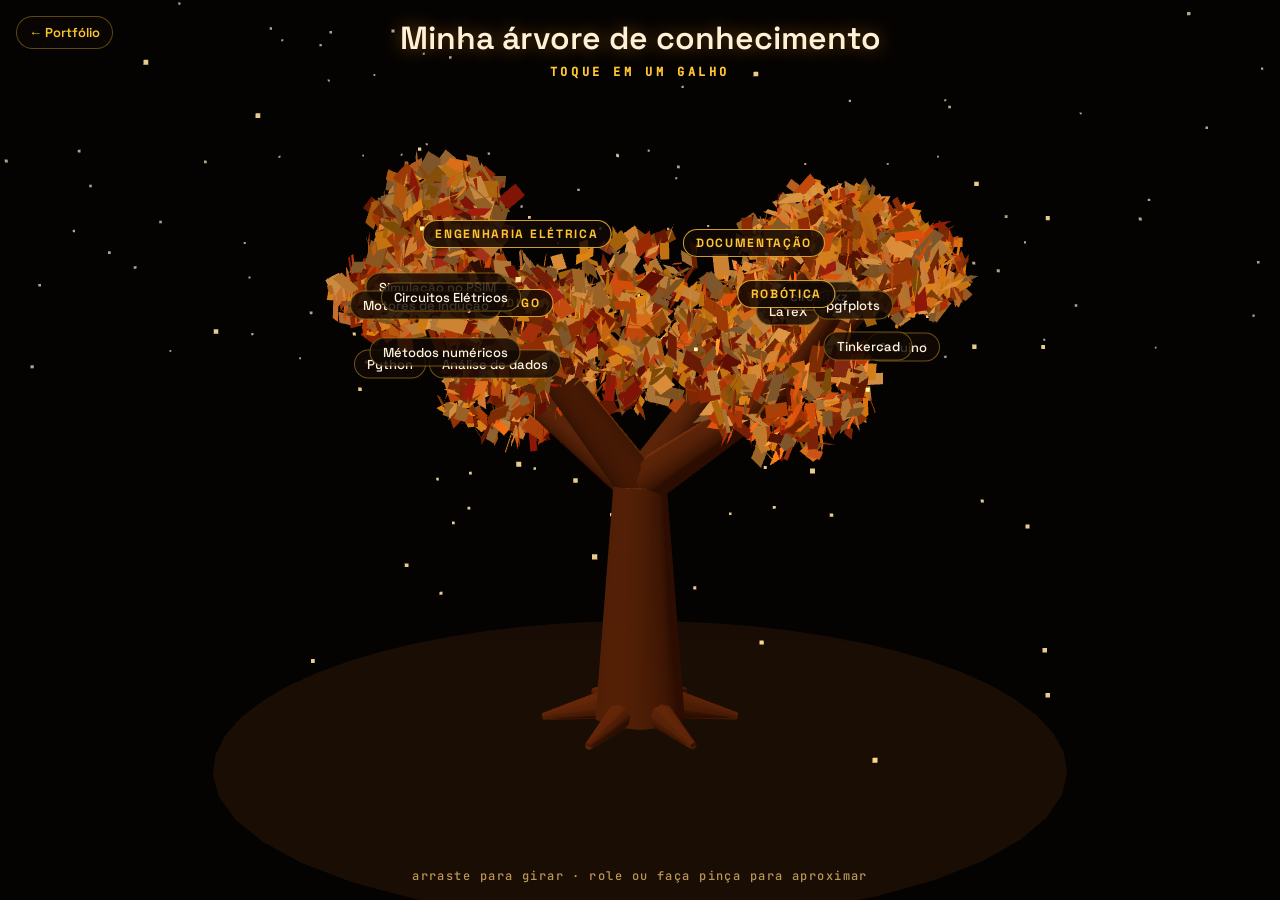
<file: docs/arvore.html>
<!doctype html>
<html lang="pt-BR">
<head>
<meta charset="utf-8">
<meta name="viewport" content="width=device-width,initial-scale=1">
<title>Árvore de conhecimento em 3D · Nicoly Canteiro</title>
<meta name="theme-color" content="#050302">
<link rel="stylesheet" href="fonts.css">
<style>
html,body{margin:0;height:100%;background:#050302;color:#FFC531;overflow:hidden;font-family:"Space Grotesk",system-ui,sans-serif}
#c{position:fixed;inset:0;width:100%;height:100%;display:block;cursor:grab}#c:active{cursor:grabbing}
.top{position:fixed;left:0;right:0;top:18px;text-align:center;pointer-events:none}
.top h1{margin:0;font:600 clamp(20px,3vw,32px) "Space Grotesk",sans-serif;color:#FFF1D6;text-shadow:0 0 18px rgba(255,160,40,.45)}
.top p{margin:6px 0 0;font:600 12px "JetBrains Mono",monospace;letter-spacing:.3em;color:#FFC531}
.back{position:fixed;left:16px;top:16px;font:600 13px "Space Grotesk",sans-serif;color:#FFC531;text-decoration:none;border:1px solid rgba(255,197,49,.35);padding:7px 12px;border-radius:999px;background:rgba(10,8,6,.6);z-index:5}
.hint{position:fixed;left:0;right:0;bottom:16px;text-align:center;font:500 12px "JetBrains Mono",monospace;color:rgba(255,210,122,.7);letter-spacing:.12em}
#labels{position:fixed;inset:0;pointer-events:none}
.tag{position:absolute;transform:translate(-50%,-50%);pointer-events:auto;cursor:pointer;white-space:nowrap;font:500 13px "Space Grotesk",sans-serif;color:#FFF3DF;background:rgba(18,9,4,.82);border:1px solid rgba(255,197,49,.4);border-radius:999px;padding:5px 12px;transition:transform .2s,box-shadow .2s;user-select:none}
.tag.cat{color:#FFC531;font-weight:700;letter-spacing:.14em;text-transform:uppercase;font-size:12px;border-color:rgba(255,197,49,.8)}
.tag:hover,.tag.on{box-shadow:0 0 16px rgba(255,160,40,.7);transform:translate(-50%,-50%) scale(1.08)}
.tag.hide{opacity:0;pointer-events:none}
#card{position:fixed;right:18px;bottom:52px;max-width:320px;background:rgba(18,9,4,.92);border:1px solid rgba(255,197,49,.5);border-radius:16px;padding:16px 18px;color:#FFF3DF;font:400 14px/1.45 "Space Grotesk",sans-serif;box-shadow:0 0 30px rgba(255,122,26,.25)}
#card[hidden]{display:none}#card h2{margin:0 0 6px;font-size:18px;color:#FFC531}#card small{display:block;margin-bottom:8px;color:#FFB070;letter-spacing:.12em;text-transform:uppercase;font-size:11px}
#card button{position:absolute;right:10px;top:8px;background:none;border:0;color:#FFC531;font-size:18px;cursor:pointer}
</style>
<script type="importmap">{ "imports": { "three": "./three.module.min.js", "three/addons/controls/OrbitControls.js": "./OrbitControls.js" } }</script>
</head>
<body>
<canvas id="c" aria-label="Árvore de conhecimento em 3D. Arraste para girar e toque nos galhos para ver cada conhecimento."></canvas>
<div id="labels"></div>
<a class="back" href="./">← Portfólio</a>
<div class="top"><h1>Minha árvore de conhecimento</h1><p>TOQUE EM UM GALHO</p></div>
<div id="card" hidden><button type="button" aria-label="Fechar">×</button><small id="ck"></small><h2 id="ct"></h2><p id="cd" style="margin:0"></p></div>
<div class="hint">arraste para girar · role ou faça pinça para aproximar</div>
<script type="module">
import * as THREE from 'three';
import { OrbitControls } from 'three/addons/controls/OrbitControls.js';
const DATA = [
 { name: 'Engenharia Elétrica', dir: [-1, .9, .35], items: [
   ['Circuitos Elétricos', 'Análise de circuitos RC e de corrente alternada, com medições feitas no laboratório do IFMT.'],
   ['Simulação no PSIM', 'Simulo os circuitos antes de montar, para conferir tensões e correntes.'],
   ['Motores de indução', 'Ensaios e cálculos com motores de indução nas aulas práticas.'] ] },
 { name: 'Documentação', dir: [1, .9, -.35], items: [
   ['LaTeX', 'Escrevo meus relatórios técnicos em LaTeX, no Overleaf.'],
   ['circuitikz', 'Desenho os esquemas dos circuitos direto no LaTeX.'],
   ['pgfplots', 'Gráficos dos dados medidos, gerados dentro do relatório.'] ] },
 { name: 'Código', dir: [-1, .35, -.6], items: [
   ['Python', 'Linguagem que uso para os métodos numéricos e a análise de dados.'],
   ['Métodos numéricos', 'Interpolação quadrática de Newton e outros métodos em notebooks Jupyter.'],
   ['Análise de dados', 'Pacote Office e Power BI para transformar números em decisões.'] ] },
 { name: 'Robótica', dir: [1, .35, .6], items: [
   ['Arduino', 'No projeto de extensão em robótica, dei uma aula prática de semáforo com Arduino.'],
   ['Tinkercad', 'Circuitos simulados no Tinkercad, do esquema ao protótipo virtual.'] ] }
];
const cv = document.getElementById('c');
const R = new THREE.WebGLRenderer({ canvas: cv, antialias: true });
R.setPixelRatio(Math.min(2, devicePixelRatio));
const scene = new THREE.Scene(); scene.background = new THREE.Color(0x050302);
scene.fog = new THREE.Fog(0x050302, 30, 70);
const cam = new THREE.PerspectiveCamera(45, 1, .1, 300); cam.position.set(0, 7, 24);
const ctl = new OrbitControls(cam, cv); ctl.enableDamping = true; ctl.target.set(0, 5, 0);
ctl.minDistance = 10; ctl.maxDistance = 40; ctl.autoRotate = true; ctl.autoRotateSpeed = .6; ctl.maxPolarAngle = Math.PI * .58;
scene.add(new THREE.AmbientLight(0xffd9b0, .55));
const sunL = new THREE.DirectionalLight(0xffc27a, 1.6); sunL.position.set(-8, 14, 10); scene.add(sunL);
const rim = new THREE.PointLight(0xff7a1a, 40, 0, 1.6); rim.position.set(0, 8, -6); scene.add(rim);

const barkMat = new THREE.MeshStandardMaterial({ color: 0x6B3410, roughness: .85, metalness: 0 });
function limb(a, b, r0, r1) {
  const d = new THREE.Vector3().subVectors(b, a), L = d.length();
  const g = new THREE.CylinderGeometry(r1, r0, L, 10, 1); g.translate(0, L / 2, 0);
  const m = new THREE.Mesh(g, barkMat); m.position.copy(a);
  m.quaternion.setFromUnitVectors(new THREE.Vector3(0, 1, 0), d.clone().normalize()); scene.add(m);
}
// tronco
const top = new THREE.Vector3(0, 4.2, 0);
limb(new THREE.Vector3(0, -1, 0), top, 1.05, .62);
// raízes
for (let k = 0; k < 6; k++) { const a = k / 6 * Math.PI * 2; limb(new THREE.Vector3(0, -.6, 0), new THREE.Vector3(Math.cos(a) * 2.2, -1.05, Math.sin(a) * 2.2), .45, .08); }
const ground = new THREE.Mesh(new THREE.CircleGeometry(9, 48), new THREE.MeshBasicMaterial({ color: 0xff7a1a, transparent: true, opacity: .08 }));
ground.rotation.x = -Math.PI / 2; ground.position.y = -1.05; scene.add(ground);

// folhas (instanced)
const leafGeo = new THREE.PlaneGeometry(.42, .26);
const leafMat = new THREE.MeshStandardMaterial({ side: THREE.DoubleSide, roughness: .6, emissive: 0x401000, emissiveIntensity: .6 });
const PAL = [0xFFC531, 0xFFA530, 0xFF7A1A, 0xE8701A, 0xD9580E, 0xC2410C, 0xB91C1C, 0xFFD27A, 0xFFE29A, 0x93301A];
const leaves = []; const clusters = [];
function addCluster(c, rad, n) { clusters.push({ c: c.clone(), rad, n }); }
const tagsDiv = document.getElementById('labels'); const tags = []; const picks = [];
function tag(text, pos, cat, info, catName) {
  const el = document.createElement('div'); el.className = 'tag' + (cat ? ' cat' : ''); el.textContent = text;
  el.addEventListener('click', () => show(text, info, catName, el)); tagsDiv.appendChild(el); tags.push({ el, pos });
}
DATA.forEach(cat => {
  const dir = new THREE.Vector3(...cat.dir).normalize();
  const mid = top.clone().add(dir.clone().multiplyScalar(3.6)); mid.y += 1.2;
  limb(top, mid, .5, .3);
  addCluster(mid, 1.8, 420);
  tag(cat.name, mid.clone().add(new THREE.Vector3(0, 1.9, 0)), true, 'Área com ' + cat.items.length + ' conhecimentos. Toque nos galhos dela.', 'Área');
  cat.items.forEach(([nm, info], i) => {
    const n = cat.items.length, ang = (i - (n - 1) / 2) * .9;
    const side = new THREE.Vector3(-dir.z, 0, dir.x);
    const d2 = dir.clone().multiplyScalar(2.2).add(side.multiplyScalar(Math.sin(ang) * 2.6)); d2.y = 1.2 + Math.cos(ang) * 1.3 - (i === 1 && n === 3 ? .2 : 0);
    const tip = mid.clone().add(d2);
    limb(mid, tip, .26, .1);
    addCluster(tip, 1.25, 260);
    tag(nm, tip.clone().add(new THREE.Vector3(0, -1.55, 0)), false, info, cat.name);
  });
});
addCluster(top.clone().add(new THREE.Vector3(0, 3.6, 0)), 2.4, 600);
let total = clusters.reduce((s, c) => s + c.n, 0);
const inst = new THREE.InstancedMesh(leafGeo, leafMat, total);
const dummy = new THREE.Object3D(), col = new THREE.Color(); let idx = 0;
clusters.forEach(cl => {
  for (let k = 0; k < cl.n; k++) {
    const v = new THREE.Vector3().randomDirection().multiplyScalar(cl.rad * Math.cbrt(Math.random()));
    v.y *= .8; const p = cl.c.clone().add(v);
    dummy.position.copy(p); dummy.rotation.set(Math.random() * 6.3, Math.random() * 6.3, Math.random() * 6.3);
    const s = .7 + Math.random() * .7; dummy.scale.set(s, s, s); dummy.updateMatrix(); inst.setMatrixAt(idx, dummy.matrix);
    const hiTop = (p.y - 4) / 8; let c = PAL[Math.floor(Math.random() * PAL.length)];
    if (Math.random() < hiTop * .6) c = [0xFFD27A, 0xFFE29A, 0xFFC531][k % 3];
    inst.setColorAt(idx, col.set(c)); leaves.push({ p: p.clone(), r: dummy.rotation.clone(), s, ph: Math.random() * 6.3 }); idx++;
  }
});
scene.add(inst);
// vagalumes
const ffG = new THREE.BufferGeometry(); const ffP = new Float32Array(60 * 3);
for (let i = 0; i < 60; i++) { ffP[i * 3] = (Math.random() - .5) * 18; ffP[i * 3 + 1] = Math.random() * 12; ffP[i * 3 + 2] = (Math.random() - .5) * 18; }
ffG.setAttribute('position', new THREE.BufferAttribute(ffP, 3));
const ff = new THREE.Points(ffG, new THREE.PointsMaterial({ color: 0xFFE29A, size: .18, transparent: true, opacity: .9, blending: THREE.AdditiveBlending }));
scene.add(ff);
const sp = []; for (let k = 0; k < 1200; k++) { const v = new THREE.Vector3().randomDirection().multiplyScalar(90 + Math.random() * 80); sp.push(v.x, Math.abs(v.y) * .8 + 5, v.z); }
const sg = new THREE.BufferGeometry(); sg.setAttribute('position', new THREE.Float32BufferAttribute(sp, 3));
scene.add(new THREE.Points(sg, new THREE.PointsMaterial({ color: 0xFFE9C4, size: .7, transparent: true, opacity: .7, fog: false })));

const card = document.getElementById('card');
function show(t, d, k, el) {
  tags.forEach(x => x.el.classList.remove('on')); el.classList.add('on');
  document.getElementById('ct').textContent = t; document.getElementById('cd').textContent = d; document.getElementById('ck').textContent = k;
  card.hidden = false; ctl.autoRotate = false;
}
card.querySelector('button').addEventListener('click', () => { card.hidden = true; tags.forEach(x => x.el.classList.remove('on')); ctl.autoRotate = true; });
function resize() { R.setSize(innerWidth, innerHeight, false); cam.aspect = innerWidth / innerHeight; cam.updateProjectionMatrix(); }
addEventListener('resize', resize); resize();
const reduced = matchMedia('(prefers-reduced-motion: reduce)').matches; if (reduced) ctl.autoRotate = false;
const clock = new THREE.Clock(); const v = new THREE.Vector3(); let frame = 0;
function tick() {
  const t = clock.getElapsedTime(); frame++;
  if (!reduced && frame % 2 === 0) {
    for (let i = 0; i < leaves.length; i++) { const L = leaves[i];
      dummy.position.copy(L.p); dummy.position.x += Math.sin(t * 1.3 + L.ph) * .03;
      dummy.rotation.set(L.r.x + Math.sin(t * 2 + L.ph) * .25, L.r.y, L.r.z); dummy.scale.setScalar(L.s); dummy.updateMatrix(); inst.setMatrixAt(i, dummy.matrix); }
    inst.instanceMatrix.needsUpdate = true;
  }
  const a = ffG.attributes.position; for (let i = 0; i < 60; i++) { a.array[i * 3 + 1] += Math.sin(t + i) * .004; } a.needsUpdate = true;
  ff.material.opacity = .6 + Math.sin(t * 2) * .3;
  ctl.update(); R.render(scene, cam);
  const W = innerWidth, H = innerHeight;
  tags.forEach(x => { v.copy(x.pos).project(cam); const vis = v.z < 1; x.el.style.left = ((v.x + 1) / 2 * W) + 'px'; x.el.style.top = ((1 - v.y) / 2 * H) + 'px'; x.el.classList.toggle('hide', !vis); x.el.style.zIndex = String(Math.round((1 - v.z) * 1000)); });
  requestAnimationFrame(tick);
}
tick();
</script>
</body>
</html>
</file>
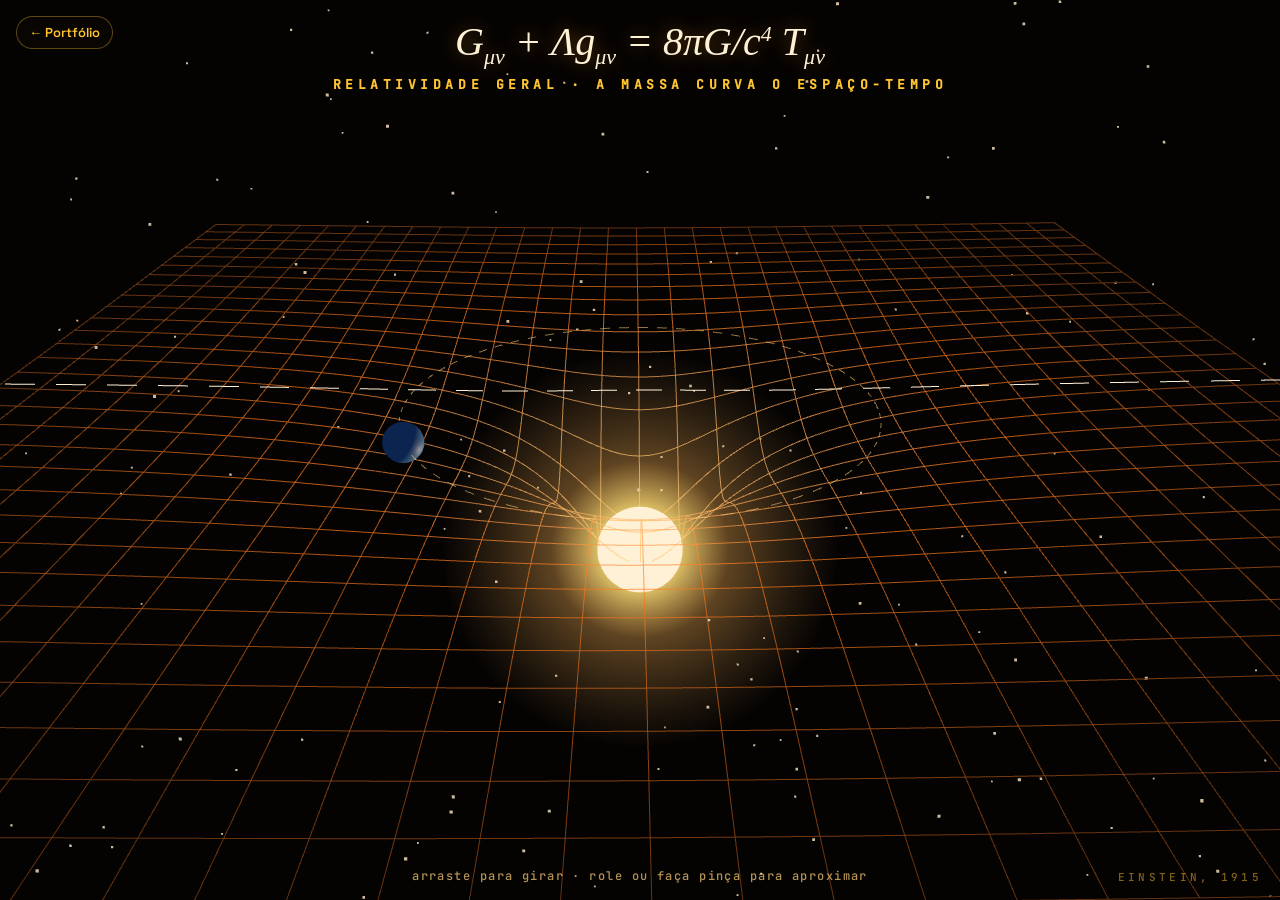
<file: docs/relatividade.html>
<!doctype html>
<html lang="pt-BR">
<head>
<meta charset="utf-8">
<meta name="viewport" content="width=device-width,initial-scale=1">
<title>Relatividade geral em 3D · Nicoly Canteiro</title>
<meta name="theme-color" content="#050302">
<link rel="stylesheet" href="fonts.css">
<style>
html,body{margin:0;height:100%;background:#050302;color:#FFC531;overflow:hidden;font-family:"Space Grotesk",system-ui,sans-serif}
#c{position:fixed;inset:0;width:100%;height:100%;display:block;cursor:grab}
#c:active{cursor:grabbing}
.top{position:fixed;left:0;right:0;top:18px;text-align:center;pointer-events:none}
.eq{font:italic 400 clamp(22px,3.4vw,40px) "Times New Roman",serif;color:#FFF1D6;text-shadow:0 0 18px rgba(255,160,40,.45)}
.eq sub{font-size:.55em}.eq sup{font-size:.55em}
.sub{margin-top:6px;font:600 clamp(10px,1.2vw,13px) "JetBrains Mono",monospace;letter-spacing:.35em;color:#FFC531}
.hint{position:fixed;left:0;right:0;bottom:16px;text-align:center;font:500 12px "JetBrains Mono",monospace;color:rgba(255,210,122,.7);letter-spacing:.12em}
.back{position:fixed;left:16px;top:16px;font:600 13px "Space Grotesk",sans-serif;color:#FFC531;text-decoration:none;border:1px solid rgba(255,197,49,.35);padding:7px 12px;border-radius:999px;background:rgba(10,8,6,.6)}
.sig{position:fixed;right:18px;bottom:16px;font:500 11px "JetBrains Mono",monospace;letter-spacing:.3em;color:rgba(255,197,49,.5)}
</style>
<script type="importmap">{ "imports": { "three": "./three.module.min.js", "three/addons/controls/OrbitControls.js": "./OrbitControls.js" } }</script>
</head>
<body>
<canvas id="c" aria-label="Relatividade geral em 3D: a estrela curva a malha do espaço-tempo, o planeta orbita e a luz se desvia. Arraste para girar."></canvas>
<a class="back" href="./">← Portfólio</a>
<div class="top"><div class="eq">G<sub>μν</sub> + Λg<sub>μν</sub> = 8πG/c<sup>4</sup> T<sub>μν</sub></div><div class="sub">RELATIVIDADE GERAL · A MASSA CURVA O ESPAÇO-TEMPO</div></div>
<div class="hint">arraste para girar · role ou faça pinça para aproximar</div>
<div class="sig">EINSTEIN, 1915</div>
<script type="module">
import * as THREE from 'three';
import { OrbitControls } from 'three/addons/controls/OrbitControls.js';
const cv = document.getElementById('c');
const R = new THREE.WebGLRenderer({ canvas: cv, antialias: true });
R.setPixelRatio(Math.min(2, devicePixelRatio));
const scene = new THREE.Scene();
scene.background = new THREE.Color(0x050302);
const cam = new THREE.PerspectiveCamera(45, 1, 0.1, 500);
cam.position.set(0, 9, 22);
const ctl = new OrbitControls(cam, cv);
ctl.enableDamping = true; ctl.target.set(0, -1.5, 0); ctl.minDistance = 8; ctl.maxDistance = 45;
ctl.autoRotate = true; ctl.autoRotateSpeed = 0.5;

// poço gravitacional
const depth = (x, z) => -7 / Math.sqrt(x * x + z * z + 1.6) + 0.55;
const N = 30, S = 14, step = (2 * S) / N, sub = 4;
const pos = [], col = [];
const cNear = new THREE.Color(0xFFD27A), cMid = new THREE.Color(0xFF7A1A), cFar = new THREE.Color(0x8B4513);
function colorAt(x, z) {
  const r = Math.min(1, Math.hypot(x, z) / S);
  const c = r < .5 ? cNear.clone().lerp(cMid, r / .5) : cMid.clone().lerp(cFar, (r - .5) / .5);
  return c;
}
function seg(a, b) { pos.push(...a, ...b); const c1 = colorAt(a[0], a[2]), c2 = colorAt(b[0], b[2]); col.push(c1.r, c1.g, c1.b, c2.r, c2.g, c2.b); }
for (let i = 0; i <= N; i++) {
  const u = -S + i * step;
  for (let j = 0; j < N * sub; j++) {
    const v0 = -S + j * step / sub, v1 = v0 + step / sub;
    seg([u, depth(u, v0), v0], [u, depth(u, v1), v1]);
    seg([v0, depth(v0, u), u], [v1, depth(v1, u), u]);
  }
}
const gg = new THREE.BufferGeometry();
gg.setAttribute('position', new THREE.Float32BufferAttribute(pos, 3));
gg.setAttribute('color', new THREE.Float32BufferAttribute(col, 3));
const gridMat = new THREE.LineBasicMaterial({ vertexColors: true, transparent: true, opacity: .85 });
scene.add(new THREE.LineSegments(gg, gridMat));

// estrela com brilho
const starY = depth(0, 0) + 0.9;
const sun = new THREE.Mesh(new THREE.SphereGeometry(1, 48, 48), new THREE.MeshBasicMaterial({ color: 0xFFF1D6 }));
sun.position.set(0, starY, 0); scene.add(sun);
function glowTex() {
  const c = document.createElement('canvas'); c.width = c.height = 256; const g = c.getContext('2d');
  const r = g.createRadialGradient(128, 128, 0, 128, 128, 128);
  r.addColorStop(0, 'rgba(255,241,214,1)'); r.addColorStop(.18, 'rgba(255,197,49,.9)');
  r.addColorStop(.45, 'rgba(255,122,26,.35)'); r.addColorStop(1, 'rgba(139,69,19,0)');
  g.fillStyle = r; g.fillRect(0, 0, 256, 256); return new THREE.CanvasTexture(c);
}
const glow = new THREE.Sprite(new THREE.SpriteMaterial({ map: glowTex(), blending: THREE.AdditiveBlending, depthWrite: false, transparent: true }));
glow.scale.set(9, 9, 1); glow.position.copy(sun.position); scene.add(glow);

// órbita e planeta
const orbR = 5.2;
const orbPts = []; for (let k = 0; k <= 160; k++) { const a = k / 160 * Math.PI * 2, x = Math.cos(a) * orbR, z = Math.sin(a) * orbR; orbPts.push(new THREE.Vector3(x, depth(x, z) + .35, z)); }
const orb = new THREE.Line(new THREE.BufferGeometry().setFromPoints(orbPts), new THREE.LineDashedMaterial({ color: 0xFFD27A, dashSize: .25, gapSize: .25, transparent: true, opacity: .55 }));
orb.computeLineDistances(); scene.add(orb);
const planet = new THREE.Mesh(new THREE.SphereGeometry(.42, 32, 32), new THREE.MeshStandardMaterial({ color: 0x3D7CC9, emissive: 0x0b2350, roughness: .5 }));
scene.add(planet);
const light = new THREE.PointLight(0xFFD9A0, 60, 0, 1.6); light.position.copy(sun.position); scene.add(light);
scene.add(new THREE.AmbientLight(0x332211, .6));

// raio de luz desviado
const rayPts = [];
for (let k = 0; k <= 200; k++) { const x = -S - 2 + k / 200 * (2 * S + 4), b = 3.2, z = b - 2.6 / Math.sqrt(1 + (x / 3.2) ** 2) * 1.0; rayPts.push(new THREE.Vector3(x, 1.6 - 1.4 / Math.sqrt(1 + (x / 4) ** 2), z)); }
const ray = new THREE.Line(new THREE.BufferGeometry().setFromPoints(rayPts), new THREE.LineDashedMaterial({ color: 0xFFF1D6, dashSize: .55, gapSize: .4 }));
ray.computeLineDistances(); scene.add(ray);
const photon = new THREE.Mesh(new THREE.SphereGeometry(.13, 16, 16), new THREE.MeshBasicMaterial({ color: 0xFFFFFF }));
scene.add(photon);

// estrelas
const sp = []; for (let k = 0; k < 1800; k++) { const v = new THREE.Vector3().randomDirection().multiplyScalar(120 + Math.random() * 120); sp.push(v.x, v.y, v.z); }
const sg = new THREE.BufferGeometry(); sg.setAttribute('position', new THREE.Float32BufferAttribute(sp, 3));
scene.add(new THREE.Points(sg, new THREE.PointsMaterial({ color: 0xFFE9C4, size: .9, sizeAttenuation: true, transparent: true, opacity: .8 })));

function resize() { const w = innerWidth, h = innerHeight; R.setSize(w, h, false); cam.aspect = w / h; cam.updateProjectionMatrix(); }
addEventListener('resize', resize); resize();
const reduced = matchMedia('(prefers-reduced-motion: reduce)').matches;
if (reduced) ctl.autoRotate = false;
const clock = new THREE.Clock();
function tick() {
  const t = clock.getElapsedTime();
  const a = t * (reduced ? 0 : .45), x = Math.cos(a) * orbR, z = Math.sin(a) * orbR;
  planet.position.set(x, depth(x, z) + .35, z); planet.rotation.y = t;
  const s = 1 + Math.sin(t * 2.2) * .04; glow.scale.set(9 * s, 9 * s, 1);
  gridMat.opacity = .78 + Math.sin(t * .8) * .08;
  const k = Math.floor(((t * 30) % 200)); photon.position.copy(rayPts[k]);
  ctl.update(); R.render(scene, cam); requestAnimationFrame(tick);
}
tick();
</script>
</body>
</html>
</file>
<file: docs/fonts.css>
/* latin-ext */
@font-face {
  font-family: 'Inter';
  font-style: normal;
  font-weight: 400;
  font-display: swap;
  src: url(Inter-latin-ext-395290.woff2) format('woff2');
  unicode-range: U+0100-02BA, U+02BD-02C5, U+02C7-02CC, U+02CE-02D7, U+02DD-02FF, U+0304, U+0308, U+0329, U+1D00-1DBF, U+1E00-1E9F, U+1EF2-1EFF, U+2020, U+20A0-20AB, U+20AD-20C4, U+2113, U+2C60-2C7F, U+A720-A7FF;
}
/* latin */
@font-face {
  font-family: 'Inter';
  font-style: normal;
  font-weight: 400;
  font-display: swap;
  src: url(Inter-latin-567244.woff2) format('woff2');
  unicode-range: U+0000-00FF, U+0131, U+0152-0153, U+02BB-02BC, U+02C6, U+02DA, U+02DC, U+0304, U+0308, U+0329, U+2000-206F, U+20AC, U+2122, U+2191, U+2193, U+2212, U+2215, U+FEFF, U+FFFD;
}
/* latin-ext */
@font-face {
  font-family: 'Inter';
  font-style: normal;
  font-weight: 500;
  font-display: swap;
  src: url(Inter-latin-ext-395290.woff2) format('woff2');
  unicode-range: U+0100-02BA, U+02BD-02C5, U+02C7-02CC, U+02CE-02D7, U+02DD-02FF, U+0304, U+0308, U+0329, U+1D00-1DBF, U+1E00-1E9F, U+1EF2-1EFF, U+2020, U+20A0-20AB, U+20AD-20C4, U+2113, U+2C60-2C7F, U+A720-A7FF;
}
/* latin */
@font-face {
  font-family: 'Inter';
  font-style: normal;
  font-weight: 500;
  font-display: swap;
  src: url(Inter-latin-567244.woff2) format('woff2');
  unicode-range: U+0000-00FF, U+0131, U+0152-0153, U+02BB-02BC, U+02C6, U+02DA, U+02DC, U+0304, U+0308, U+0329, U+2000-206F, U+20AC, U+2122, U+2191, U+2193, U+2212, U+2215, U+FEFF, U+FFFD;
}
/* latin-ext */
@font-face {
  font-family: 'Inter';
  font-style: normal;
  font-weight: 600;
  font-display: swap;
  src: url(Inter-latin-ext-395290.woff2) format('woff2');
  unicode-range: U+0100-02BA, U+02BD-02C5, U+02C7-02CC, U+02CE-02D7, U+02DD-02FF, U+0304, U+0308, U+0329, U+1D00-1DBF, U+1E00-1E9F, U+1EF2-1EFF, U+2020, U+20A0-20AB, U+20AD-20C4, U+2113, U+2C60-2C7F, U+A720-A7FF;
}
/* latin */
@font-face {
  font-family: 'Inter';
  font-style: normal;
  font-weight: 600;
  font-display: swap;
  src: url(Inter-latin-567244.woff2) format('woff2');
  unicode-range: U+0000-00FF, U+0131, U+0152-0153, U+02BB-02BC, U+02C6, U+02DA, U+02DC, U+0304, U+0308, U+0329, U+2000-206F, U+20AC, U+2122, U+2191, U+2193, U+2212, U+2215, U+FEFF, U+FFFD;
}
/* latin-ext */
@font-face {
  font-family: 'JetBrains Mono';
  font-style: normal;
  font-weight: 400;
  font-display: swap;
  src: url(JetBrainsMono-latin-ext-ba1653.woff2) format('woff2');
  unicode-range: U+0100-02BA, U+02BD-02C5, U+02C7-02CC, U+02CE-02D7, U+02DD-02FF, U+0304, U+0308, U+0329, U+1D00-1DBF, U+1E00-1E9F, U+1EF2-1EFF, U+2020, U+20A0-20AB, U+20AD-20C4, U+2113, U+2C60-2C7F, U+A720-A7FF;
}
/* latin */
@font-face {
  font-family: 'JetBrains Mono';
  font-style: normal;
  font-weight: 400;
  font-display: swap;
  src: url(JetBrainsMono-latin-480c06.woff2) format('woff2');
  unicode-range: U+0000-00FF, U+0131, U+0152-0153, U+02BB-02BC, U+02C6, U+02DA, U+02DC, U+0304, U+0308, U+0329, U+2000-206F, U+20AC, U+2122, U+2191, U+2193, U+2212, U+2215, U+FEFF, U+FFFD;
}
/* latin-ext */
@font-face {
  font-family: 'JetBrains Mono';
  font-style: normal;
  font-weight: 500;
  font-display: swap;
  src: url(JetBrainsMono-latin-ext-ba1653.woff2) format('woff2');
  unicode-range: U+0100-02BA, U+02BD-02C5, U+02C7-02CC, U+02CE-02D7, U+02DD-02FF, U+0304, U+0308, U+0329, U+1D00-1DBF, U+1E00-1E9F, U+1EF2-1EFF, U+2020, U+20A0-20AB, U+20AD-20C4, U+2113, U+2C60-2C7F, U+A720-A7FF;
}
/* latin */
@font-face {
  font-family: 'JetBrains Mono';
  font-style: normal;
  font-weight: 500;
  font-display: swap;
  src: url(JetBrainsMono-latin-480c06.woff2) format('woff2');
  unicode-range: U+0000-00FF, U+0131, U+0152-0153, U+02BB-02BC, U+02C6, U+02DA, U+02DC, U+0304, U+0308, U+0329, U+2000-206F, U+20AC, U+2122, U+2191, U+2193, U+2212, U+2215, U+FEFF, U+FFFD;
}
/* latin-ext */
@font-face {
  font-family: 'Space Grotesk';
  font-style: normal;
  font-weight: 500;
  font-display: swap;
  src: url(SpaceGrotesk-latin-ext-611be2.woff2) format('woff2');
  unicode-range: U+0100-02BA, U+02BD-02C5, U+02C7-02CC, U+02CE-02D7, U+02DD-02FF, U+0304, U+0308, U+0329, U+1D00-1DBF, U+1E00-1E9F, U+1EF2-1EFF, U+2020, U+20A0-20AB, U+20AD-20C4, U+2113, U+2C60-2C7F, U+A720-A7FF;
}
/* latin */
@font-face {
  font-family: 'Space Grotesk';
  font-style: normal;
  font-weight: 500;
  font-display: swap;
  src: url(SpaceGrotesk-latin-ecea81.woff2) format('woff2');
  unicode-range: U+0000-00FF, U+0131, U+0152-0153, U+02BB-02BC, U+02C6, U+02DA, U+02DC, U+0304, U+0308, U+0329, U+2000-206F, U+20AC, U+2122, U+2191, U+2193, U+2212, U+2215, U+FEFF, U+FFFD;
}
/* latin-ext */
@font-face {
  font-family: 'Space Grotesk';
  font-style: normal;
  font-weight: 600;
  font-display: swap;
  src: url(SpaceGrotesk-latin-ext-611be2.woff2) format('woff2');
  unicode-range: U+0100-02BA, U+02BD-02C5, U+02C7-02CC, U+02CE-02D7, U+02DD-02FF, U+0304, U+0308, U+0329, U+1D00-1DBF, U+1E00-1E9F, U+1EF2-1EFF, U+2020, U+20A0-20AB, U+20AD-20C4, U+2113, U+2C60-2C7F, U+A720-A7FF;
}
/* latin */
@font-face {
  font-family: 'Space Grotesk';
  font-style: normal;
  font-weight: 600;
  font-display: swap;
  src: url(SpaceGrotesk-latin-ecea81.woff2) format('woff2');
  unicode-range: U+0000-00FF, U+0131, U+0152-0153, U+02BB-02BC, U+02C6, U+02DA, U+02DC, U+0304, U+0308, U+0329, U+2000-206F, U+20AC, U+2122, U+2191, U+2193, U+2212, U+2215, U+FEFF, U+FFFD;
}
/* latin-ext */
@font-face {
  font-family: 'Space Grotesk';
  font-style: normal;
  font-weight: 700;
  font-display: swap;
  src: url(SpaceGrotesk-latin-ext-611be2.woff2) format('woff2');
  unicode-range: U+0100-02BA, U+02BD-02C5, U+02C7-02CC, U+02CE-02D7, U+02DD-02FF, U+0304, U+0308, U+0329, U+1D00-1DBF, U+1E00-1E9F, U+1EF2-1EFF, U+2020, U+20A0-20AB, U+20AD-20C4, U+2113, U+2C60-2C7F, U+A720-A7FF;
}
/* latin */
@font-face {
  font-family: 'Space Grotesk';
  font-style: normal;
  font-weight: 700;
  font-display: swap;
  src: url(SpaceGrotesk-latin-ecea81.woff2) format('woff2');
  unicode-range: U+0000-00FF, U+0131, U+0152-0153, U+02BB-02BC, U+02C6, U+02DA, U+02DC, U+0304, U+0308, U+0329, U+2000-206F, U+20AC, U+2122, U+2191, U+2193, U+2212, U+2215, U+FEFF, U+FFFD;
}@font-face{font-family:"Montserrat";font-style:normal;font-weight:100 900;font-display:swap;src:url(Montserrat-latin.woff2) format("woff2");unicode-range:U+0000-00FF,U+0131,U+0152-0153,U+02BB-02BC,U+02C6,U+02DA,U+02DC,U+0304,U+0308,U+0329,U+2000-206F,U+20AC,U+2122,U+2191,U+2193,U+2212,U+2215,U+FEFF,U+FFFD}
</file>
